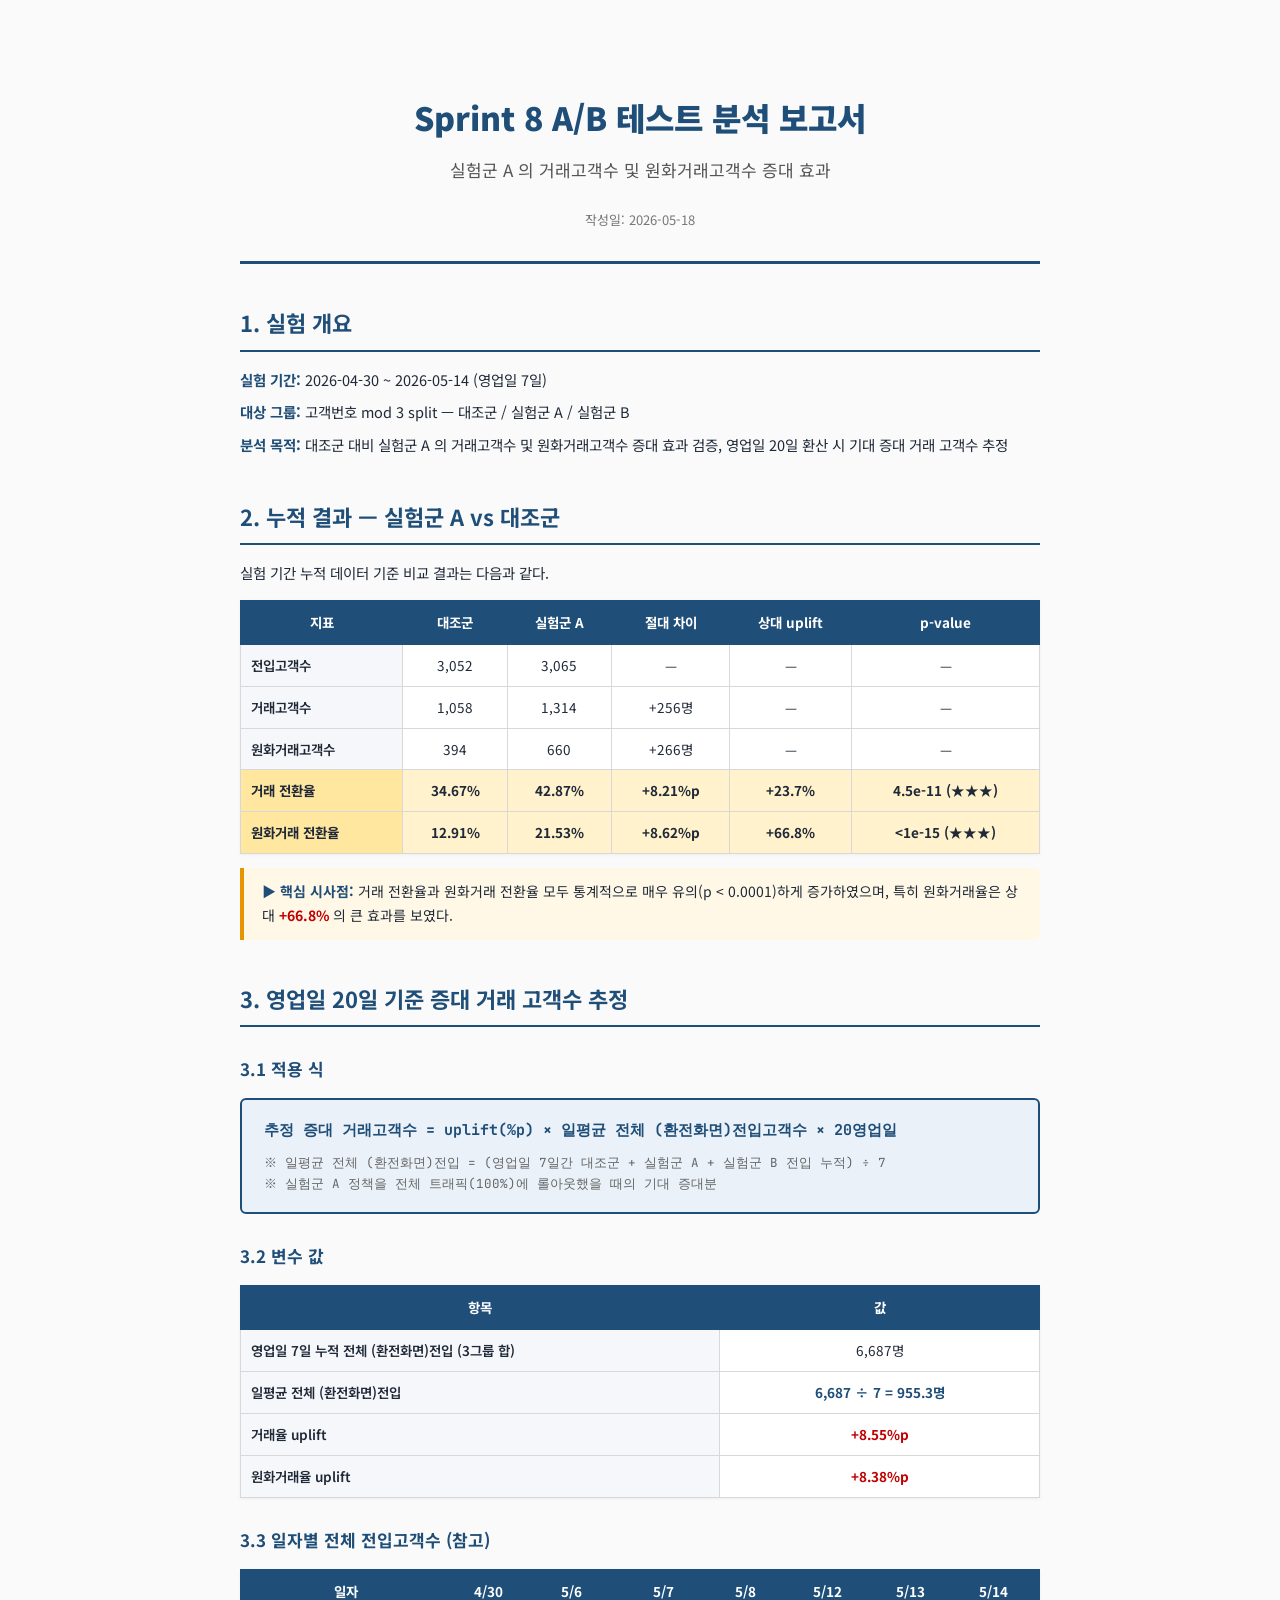
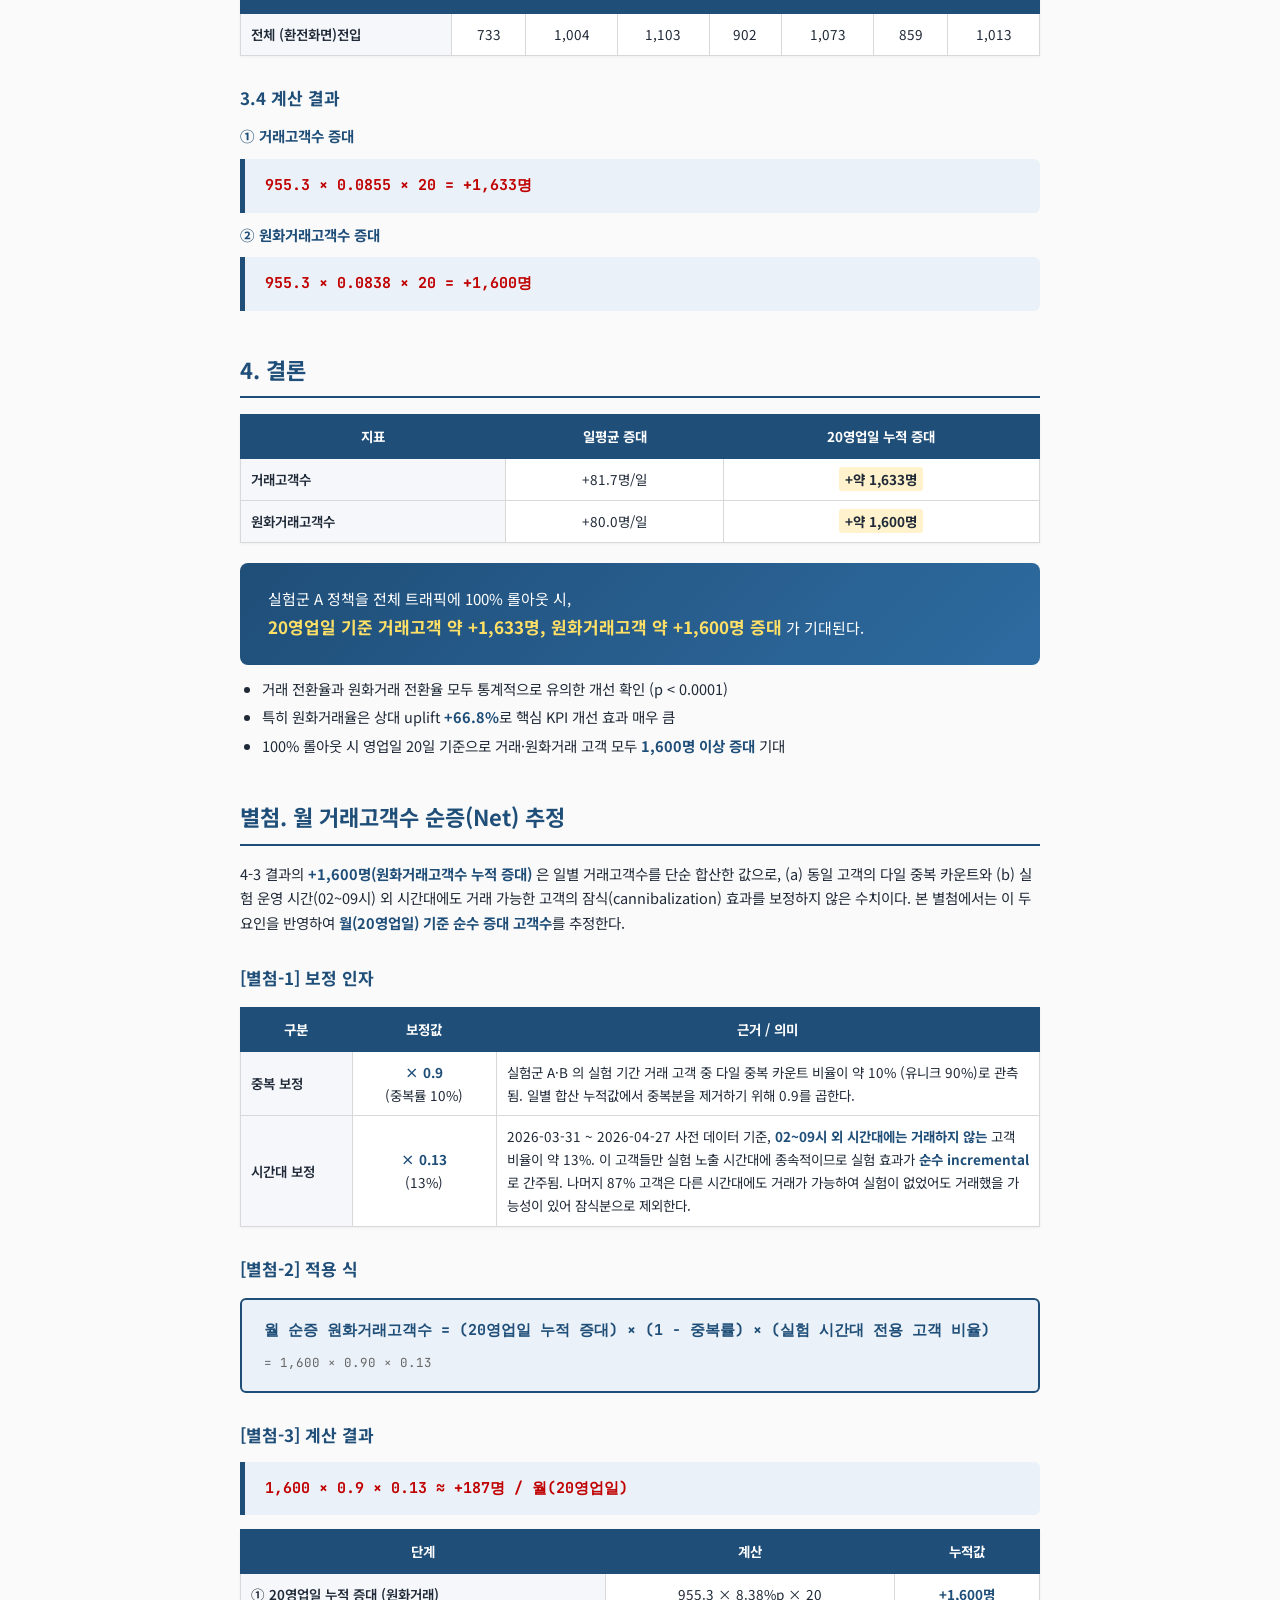
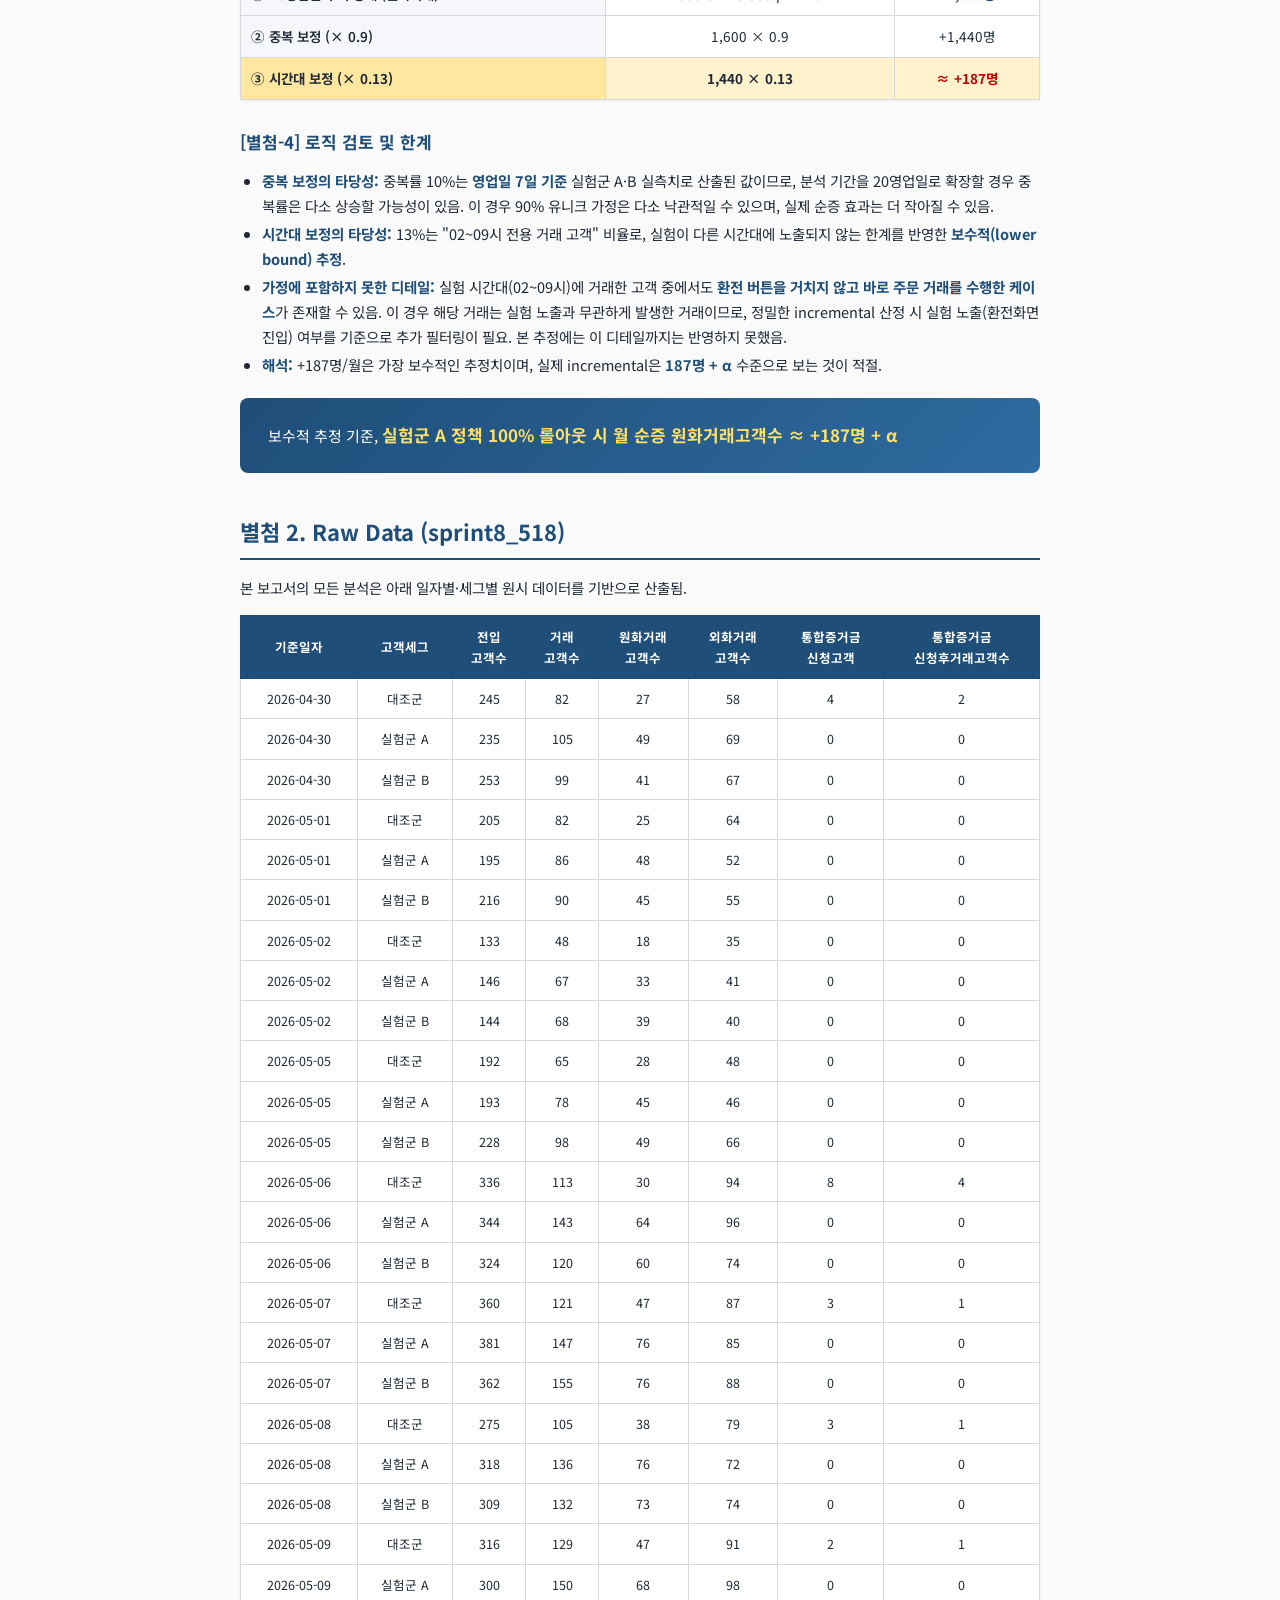
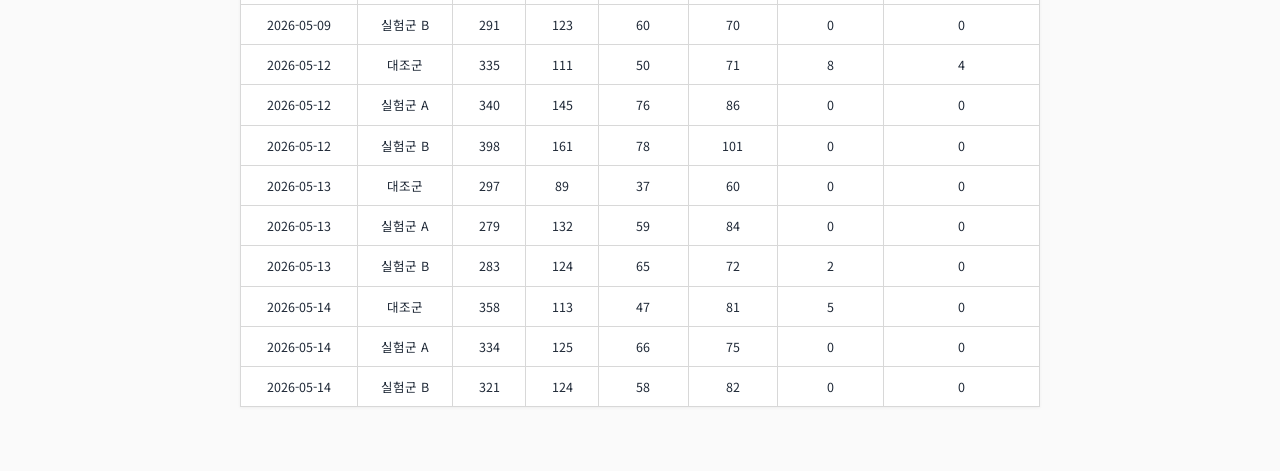
<file: sp8_result.html>
<!DOCTYPE html>
<html lang="ko">
<head>
<meta charset="UTF-8">
<title>Sprint 8 A/B 테스트 분석 보고서</title>
<style>
  @import url('https://fonts.googleapis.com/css2?family=Noto+Sans+KR:wght@300;400;500;700;900&family=JetBrains+Mono&display=swap');
  * { box-sizing: border-box; }
  body {
    font-family: 'Noto Sans KR', 'Malgun Gothic', '맑은 고딕', sans-serif;
    max-width: 920px;
    margin: 0 auto;
    padding: 50px 60px;
    color: #1f2937;
    line-height: 1.7;
    background: #fafafa;
  }
  .cover {
    text-align: center;
    padding: 40px 0 30px;
    border-bottom: 3px solid #1F4E78;
    margin-bottom: 40px;
  }
  .cover h1 {
    font-size: 32px;
    color: #1F4E78;
    font-weight: 900;
    margin: 0 0 12px;
  }
  .cover .subtitle {
    font-size: 17px;
    color: #555;
    font-weight: 400;
    margin-bottom: 24px;
  }
  .cover .meta {
    font-size: 13px;
    color: #777;
  }
  h1.section {
    font-size: 22px;
    color: #1F4E78;
    font-weight: 700;
    margin: 40px 0 16px;
    padding-bottom: 8px;
    border-bottom: 2px solid #1F4E78;
  }
  h2.subsection {
    font-size: 17px;
    color: #1F4E78;
    font-weight: 700;
    margin: 28px 0 12px;
  }
  p { margin: 8px 0; font-size: 14.5px; }
  ul { margin: 8px 0; padding-left: 22px; font-size: 14.5px; }
  ul li { margin: 4px 0; }
  strong { color: #1F4E78; }
  .red { color: #c00000; font-weight: 700; }
  .highlight {
    background: #FFF2CC;
    padding: 2px 6px;
    border-radius: 3px;
    font-weight: 700;
  }
  table {
    width: 100%;
    border-collapse: collapse;
    margin: 14px 0;
    font-size: 13.5px;
    background: white;
    box-shadow: 0 1px 3px rgba(0,0,0,0.05);
  }
  th {
    background: #1F4E78;
    color: white;
    padding: 10px 8px;
    font-weight: 700;
    text-align: center;
    border: 1px solid #1F4E78;
  }
  td {
    padding: 9px 10px;
    border: 1px solid #d8d8d8;
    text-align: center;
  }
  td.label {
    text-align: left;
    font-weight: 600;
    background: #f5f7fa;
  }
  tr.highlight-row td {
    background: #FFF2CC;
    font-weight: 700;
  }
  tr.highlight-row td.label {
    background: #FFE7A0;
  }
  .formula {
    background: #EAF1F8;
    border: 2px solid #1F4E78;
    padding: 18px 22px;
    margin: 14px 0;
    border-radius: 6px;
    font-family: 'JetBrains Mono', 'Consolas', monospace;
    font-size: 14px;
  }
  .formula .main {
    font-weight: 700;
    color: #1F4E78;
    font-size: 15px;
  }
  .formula .note {
    color: #666;
    font-size: 12.5px;
    margin-top: 8px;
  }
  .result-box {
    background: #EAF1F8;
    border-left: 5px solid #1F4E78;
    padding: 14px 20px;
    margin: 10px 0;
    border-radius: 0 6px 6px 0;
  }
  .result-box .formula-line {
    font-family: 'JetBrains Mono', 'Consolas', monospace;
    font-size: 15px;
    font-weight: 700;
    color: #c00000;
  }
  .callout {
    background: #FFF8E7;
    border-left: 4px solid #E69500;
    padding: 12px 18px;
    margin: 14px 0;
    border-radius: 0 6px 6px 0;
    font-size: 14px;
  }
  .conclusion-box {
    background: linear-gradient(135deg, #1F4E78 0%, #2E6BA0 100%);
    color: white;
    padding: 22px 28px;
    border-radius: 8px;
    margin: 20px 0 12px;
    font-size: 15px;
    line-height: 1.8;
  }
  .conclusion-box .big {
    font-size: 17px;
    font-weight: 700;
    color: #FFE066;
  }
  @media print {
    body { background: white; padding: 20px; }
    .cover { page-break-after: avoid; }
    h1.section { page-break-after: avoid; }
    table { page-break-inside: avoid; }
  }
</style>
</head>
<body>

<div class="cover">
  <h1>Sprint 8 A/B 테스트 분석 보고서</h1>
  <div class="subtitle">실험군 A 의 거래고객수 및 원화거래고객수 증대 효과</div>
  <div class="meta">
    작성일: 2026-05-18
  </div>
</div>

<!-- ========== 1. 실험 개요 ========== -->
<h1 class="section">1. 실험 개요</h1>
<p><strong>실험 기간:</strong> 2026-04-30 ~ 2026-05-14 (영업일 7일)</p>
<p><strong>대상 그룹:</strong> 고객번호 mod 3 split — 대조군 / 실험군 A / 실험군 B</p>
<p><strong>분석 목적:</strong> 대조군 대비 실험군 A 의 거래고객수 및 원화거래고객수 증대 효과 검증, 영업일 20일 환산 시 기대 증대 거래 고객수 추정</p>

<!-- ========== 2. 누적 결과 ========== -->
<h1 class="section">2. 누적 결과 — 실험군 A vs 대조군</h1>
<p>실험 기간 누적 데이터 기준 비교 결과는 다음과 같다.</p>

<table>
  <thead>
    <tr>
      <th>지표</th><th>대조군</th><th>실험군 A</th><th>절대 차이</th><th>상대 uplift</th><th>p-value</th>
    </tr>
  </thead>
  <tbody>
    <tr><td class="label">전입고객수</td><td>3,052</td><td>3,065</td><td>—</td><td>—</td><td>—</td></tr>
    <tr><td class="label">거래고객수</td><td>1,058</td><td>1,314</td><td>+256명</td><td>—</td><td>—</td></tr>
    <tr><td class="label">원화거래고객수</td><td>394</td><td>660</td><td>+266명</td><td>—</td><td>—</td></tr>
    <tr class="highlight-row">
      <td class="label">거래 전환율</td>
      <td>34.67%</td><td>42.87%</td>
      <td>+8.21%p</td><td>+23.7%</td>
      <td>4.5e-11 (★★★)</td>
    </tr>
    <tr class="highlight-row">
      <td class="label">원화거래 전환율</td>
      <td>12.91%</td><td>21.53%</td>
      <td>+8.62%p</td><td>+66.8%</td>
      <td>&lt;1e-15 (★★★)</td>
    </tr>
  </tbody>
</table>

<div class="callout">
  <strong>▶ 핵심 시사점:</strong> 거래 전환율과 원화거래 전환율 모두 통계적으로 매우 유의(p &lt; 0.0001)하게 증가하였으며,
  특히 원화거래율은 상대 <span class="red">+66.8%</span> 의 큰 효과를 보였다.
</div>

<!-- ========== 3. 영업일 20일 기준 증대 거래 고객수 추정 ========== -->
<h1 class="section">3. 영업일 20일 기준 증대 거래 고객수 추정</h1>

<h2 class="subsection">3.1 적용 식</h2>
<div class="formula">
  <div class="main">추정 증대 거래고객수 = uplift(%p) × 일평균 전체 (환전화면)전입고객수 × 20영업일</div>
  <div class="note">
    ※ 일평균 전체 (환전화면)전입 = (영업일 7일간 대조군 + 실험군 A + 실험군 B 전입 누적) ÷ 7<br>
    ※ 실험군 A 정책을 전체 트래픽(100%)에 롤아웃했을 때의 기대 증대분
  </div>
</div>

<h2 class="subsection">3.2 변수 값</h2>
<table>
  <thead><tr><th style="width:60%">항목</th><th>값</th></tr></thead>
  <tbody>
    <tr><td class="label">영업일 7일 누적 전체 (환전화면)전입 (3그룹 합)</td><td>6,687명</td></tr>
    <tr><td class="label">일평균 전체 (환전화면)전입</td><td><strong>6,687 ÷ 7 = 955.3명</strong></td></tr>
    <tr><td class="label">거래율 uplift</td><td class="red">+8.55%p</td></tr>
    <tr><td class="label">원화거래율 uplift</td><td class="red">+8.38%p</td></tr>
  </tbody>
</table>

<h2 class="subsection">3.3 일자별 전체 전입고객수 (참고)</h2>
<table>
  <thead>
    <tr>
      <th>일자</th><th>4/30</th><th>5/6</th><th>5/7</th><th>5/8</th>
      <th>5/12</th><th>5/13</th><th>5/14</th>
    </tr>
  </thead>
  <tbody>
    <tr>
      <td class="label">전체 (환전화면)전입</td>
      <td>733</td><td>1,004</td><td>1,103</td><td>902</td>
      <td>1,073</td><td>859</td><td>1,013</td>
    </tr>
  </tbody>
</table>

<h2 class="subsection">3.4 계산 결과</h2>

<p><strong>① 거래고객수 증대</strong></p>
<div class="result-box">
  <div class="formula-line">955.3 × 0.0855 × 20 = +1,633명</div>
</div>

<p><strong>② 원화거래고객수 증대</strong></p>
<div class="result-box">
  <div class="formula-line">955.3 × 0.0838 × 20 = +1,600명</div>
</div>

<!-- ========== 4. 결론 ========== -->
<h1 class="section">4. 결론</h1>

<table>
  <thead>
    <tr>
      <th>지표</th><th>일평균 증대</th><th>20영업일 누적 증대</th>
    </tr>
  </thead>
  <tbody>
    <tr>
      <td class="label">거래고객수</td>
      <td>+81.7명/일</td>
      <td><span class="highlight">+약 1,633명</span></td>
    </tr>
    <tr>
      <td class="label">원화거래고객수</td>
      <td>+80.0명/일</td>
      <td><span class="highlight">+약 1,600명</span></td>
    </tr>
  </tbody>
</table>

<div class="conclusion-box">
  실험군 A 정책을 전체 트래픽에 100% 롤아웃 시,<br>
  <span class="big">20영업일 기준 거래고객 약 +1,633명, 원화거래고객 약 +1,600명 증대</span> 가 기대된다.
</div>

<ul>
  <li>거래 전환율과 원화거래 전환율 모두 통계적으로 유의한 개선 확인 (p &lt; 0.0001)</li>
  <li>특히 원화거래율은 상대 uplift <strong>+66.8%</strong>로 핵심 KPI 개선 효과 매우 큼</li>
  <li>100% 롤아웃 시 영업일 20일 기준으로 거래·원화거래 고객 모두 <strong>1,600명 이상 증대</strong> 기대</li>
</ul>

<!-- ========== 별첨: 월 거래고객수 순증 추정 ========== -->
<h1 class="section">별첨. 월 거래고객수 순증(Net) 추정</h1>

<p>
  4-3 결과의 <strong>+1,600명(원화거래고객수 누적 증대)</strong> 은 일별 거래고객수를 단순 합산한 값으로,
  (a) 동일 고객의 다일 중복 카운트와 (b) 실험 운영 시간(02~09시) 외 시간대에도 거래 가능한 고객의
  잠식(cannibalization) 효과를 보정하지 않은 수치이다. 본 별첨에서는 이 두 요인을 반영하여
  <strong>월(20영업일) 기준 순수 증대 고객수</strong>를 추정한다.
</p>

<h2 class="subsection">[별첨-1] 보정 인자</h2>
<table>
  <thead>
    <tr><th style="width:14%">구분</th><th style="width:18%">보정값</th><th>근거 / 의미</th></tr>
  </thead>
  <tbody>
    <tr>
      <td class="label">중복 보정</td>
      <td><strong>× 0.9</strong><br>(중복률 10%)</td>
      <td style="text-align:left">
        실험군 A·B 의 실험 기간 거래 고객 중 다일 중복 카운트 비율이 약 10% (유니크 90%)로 관측됨.
        일별 합산 누적값에서 중복분을 제거하기 위해 0.9를 곱한다.
      </td>
    </tr>
    <tr>
      <td class="label">시간대 보정</td>
      <td><strong>× 0.13</strong><br>(13%)</td>
      <td style="text-align:left">
        2026-03-31 ~ 2026-04-27 사전 데이터 기준, <strong>02~09시 외 시간대에는 거래하지 않는</strong>
        고객 비율이 약 13%. 이 고객들만 실험 노출 시간대에 종속적이므로 실험 효과가 <strong>순수
        incremental</strong>로 간주됨. 나머지 87% 고객은 다른 시간대에도 거래가 가능하여 실험이
        없었어도 거래했을 가능성이 있어 잠식분으로 제외한다.
      </td>
    </tr>
  </tbody>
</table>

<h2 class="subsection">[별첨-2] 적용 식</h2>
<div class="formula">
  <div class="main">월 순증 원화거래고객수 = (20영업일 누적 증대) × (1 − 중복률) × (실험 시간대 전용 고객 비율)</div>
  <div class="note">
    = 1,600 × 0.90 × 0.13
  </div>
</div>

<h2 class="subsection">[별첨-3] 계산 결과</h2>
<div class="result-box">
  <div class="formula-line">1,600 × 0.9 × 0.13 ≈ +187명 / 월(20영업일)</div>
</div>

<table>
  <thead>
    <tr>
      <th>단계</th><th>계산</th><th>누적값</th>
    </tr>
  </thead>
  <tbody>
    <tr>
      <td class="label">① 20영업일 누적 증대 (원화거래)</td>
      <td>955.3 × 8.38%p × 20</td>
      <td><strong>+1,600명</strong></td>
    </tr>
    <tr>
      <td class="label">② 중복 보정 (× 0.9)</td>
      <td>1,600 × 0.9</td>
      <td>+1,440명</td>
    </tr>
    <tr class="highlight-row">
      <td class="label">③ 시간대 보정 (× 0.13)</td>
      <td>1,440 × 0.13</td>
      <td><span class="red">≈ +187명</span></td>
    </tr>
  </tbody>
</table>

<h2 class="subsection">[별첨-4] 로직 검토 및 한계</h2>
<ul>
  <li>
    <strong>중복 보정의 타당성:</strong> 중복률 10%는 <strong>영업일 7일 기준</strong> 실험군 A·B
    실측치로 산출된 값이므로, 분석 기간을 20영업일로 확장할 경우 중복률은 다소 상승할 가능성이 있음.
    이 경우 90% 유니크 가정은 다소 낙관적일 수 있으며, 실제 순증 효과는 더 작아질 수 있음.
  </li>
  <li>
    <strong>시간대 보정의 타당성:</strong> 13%는 "02~09시 전용 거래 고객" 비율로,
    실험이 다른 시간대에 노출되지 않는 한계를 반영한 <strong>보수적(lower bound) 추정</strong>.
  </li>
  <li>
    <strong>가정에 포함하지 못한 디테일:</strong> 실험 시간대(02~09시)에 거래한 고객 중에서도
    <strong>환전 버튼을 거치지 않고 바로 주문 거래를 수행한 케이스</strong>가 존재할 수 있음.
    이 경우 해당 거래는 실험 노출과 무관하게 발생한 거래이므로, 정밀한 incremental 산정 시
    실험 노출(환전화면 진입) 여부를 기준으로 추가 필터링이 필요. 본 추정에는 이 디테일까지는
    반영하지 못했음.
  </li>
  <li>
    <strong>해석:</strong> +187명/월은 가장 보수적인 추정치이며, 실제 incremental은
    <strong>187명 + α</strong> 수준으로 보는 것이 적절.
  </li>
</ul>

<div class="conclusion-box">
  보수적 추정 기준,
  <span class="big">실험군 A 정책 100% 롤아웃 시 월 순증 원화거래고객수 ≈ +187명 + α</span>
</div>

<!-- ========== 별첨 2: Raw Data ========== -->
<h1 class="section">별첨 2. Raw Data (sprint8_518)</h1>
<p>본 보고서의 모든 분석은 아래 일자별·세그별 원시 데이터를 기반으로 산출됨.</p>

<table style="font-size:12.5px">
  <thead>
    <tr>
      <th>기준일자</th>
      <th>고객세그</th>
      <th>전입<br>고객수</th>
      <th>거래<br>고객수</th>
      <th>원화거래<br>고객수</th>
      <th>외화거래<br>고객수</th>
      <th>통합증거금<br>신청고객</th>
      <th>통합증거금<br>신청후거래고객수</th>
    </tr>
  </thead>
  <tbody>
    <tr><td>2026-04-30</td><td>대조군</td><td>245</td><td>82</td><td>27</td><td>58</td><td>4</td><td>2</td></tr>
    <tr><td>2026-04-30</td><td>실험군 A</td><td>235</td><td>105</td><td>49</td><td>69</td><td>0</td><td>0</td></tr>
    <tr><td>2026-04-30</td><td>실험군 B</td><td>253</td><td>99</td><td>41</td><td>67</td><td>0</td><td>0</td></tr>
    <tr><td>2026-05-01</td><td>대조군</td><td>205</td><td>82</td><td>25</td><td>64</td><td>0</td><td>0</td></tr>
    <tr><td>2026-05-01</td><td>실험군 A</td><td>195</td><td>86</td><td>48</td><td>52</td><td>0</td><td>0</td></tr>
    <tr><td>2026-05-01</td><td>실험군 B</td><td>216</td><td>90</td><td>45</td><td>55</td><td>0</td><td>0</td></tr>
    <tr><td>2026-05-02</td><td>대조군</td><td>133</td><td>48</td><td>18</td><td>35</td><td>0</td><td>0</td></tr>
    <tr><td>2026-05-02</td><td>실험군 A</td><td>146</td><td>67</td><td>33</td><td>41</td><td>0</td><td>0</td></tr>
    <tr><td>2026-05-02</td><td>실험군 B</td><td>144</td><td>68</td><td>39</td><td>40</td><td>0</td><td>0</td></tr>
    <tr><td>2026-05-05</td><td>대조군</td><td>192</td><td>65</td><td>28</td><td>48</td><td>0</td><td>0</td></tr>
    <tr><td>2026-05-05</td><td>실험군 A</td><td>193</td><td>78</td><td>45</td><td>46</td><td>0</td><td>0</td></tr>
    <tr><td>2026-05-05</td><td>실험군 B</td><td>228</td><td>98</td><td>49</td><td>66</td><td>0</td><td>0</td></tr>
    <tr><td>2026-05-06</td><td>대조군</td><td>336</td><td>113</td><td>30</td><td>94</td><td>8</td><td>4</td></tr>
    <tr><td>2026-05-06</td><td>실험군 A</td><td>344</td><td>143</td><td>64</td><td>96</td><td>0</td><td>0</td></tr>
    <tr><td>2026-05-06</td><td>실험군 B</td><td>324</td><td>120</td><td>60</td><td>74</td><td>0</td><td>0</td></tr>
    <tr><td>2026-05-07</td><td>대조군</td><td>360</td><td>121</td><td>47</td><td>87</td><td>3</td><td>1</td></tr>
    <tr><td>2026-05-07</td><td>실험군 A</td><td>381</td><td>147</td><td>76</td><td>85</td><td>0</td><td>0</td></tr>
    <tr><td>2026-05-07</td><td>실험군 B</td><td>362</td><td>155</td><td>76</td><td>88</td><td>0</td><td>0</td></tr>
    <tr><td>2026-05-08</td><td>대조군</td><td>275</td><td>105</td><td>38</td><td>79</td><td>3</td><td>1</td></tr>
    <tr><td>2026-05-08</td><td>실험군 A</td><td>318</td><td>136</td><td>76</td><td>72</td><td>0</td><td>0</td></tr>
    <tr><td>2026-05-08</td><td>실험군 B</td><td>309</td><td>132</td><td>73</td><td>74</td><td>0</td><td>0</td></tr>
    <tr><td>2026-05-09</td><td>대조군</td><td>316</td><td>129</td><td>47</td><td>91</td><td>2</td><td>1</td></tr>
    <tr><td>2026-05-09</td><td>실험군 A</td><td>300</td><td>150</td><td>68</td><td>98</td><td>0</td><td>0</td></tr>
    <tr><td>2026-05-09</td><td>실험군 B</td><td>291</td><td>123</td><td>60</td><td>70</td><td>0</td><td>0</td></tr>
    <tr><td>2026-05-12</td><td>대조군</td><td>335</td><td>111</td><td>50</td><td>71</td><td>8</td><td>4</td></tr>
    <tr><td>2026-05-12</td><td>실험군 A</td><td>340</td><td>145</td><td>76</td><td>86</td><td>0</td><td>0</td></tr>
    <tr><td>2026-05-12</td><td>실험군 B</td><td>398</td><td>161</td><td>78</td><td>101</td><td>0</td><td>0</td></tr>
    <tr><td>2026-05-13</td><td>대조군</td><td>297</td><td>89</td><td>37</td><td>60</td><td>0</td><td>0</td></tr>
    <tr><td>2026-05-13</td><td>실험군 A</td><td>279</td><td>132</td><td>59</td><td>84</td><td>0</td><td>0</td></tr>
    <tr><td>2026-05-13</td><td>실험군 B</td><td>283</td><td>124</td><td>65</td><td>72</td><td>2</td><td>0</td></tr>
    <tr><td>2026-05-14</td><td>대조군</td><td>358</td><td>113</td><td>47</td><td>81</td><td>5</td><td>0</td></tr>
    <tr><td>2026-05-14</td><td>실험군 A</td><td>334</td><td>125</td><td>66</td><td>75</td><td>0</td><td>0</td></tr>
    <tr><td>2026-05-14</td><td>실험군 B</td><td>321</td><td>124</td><td>58</td><td>82</td><td>0</td><td>0</td></tr>
  </tbody>
</table>

</body>
</html>
</file>
